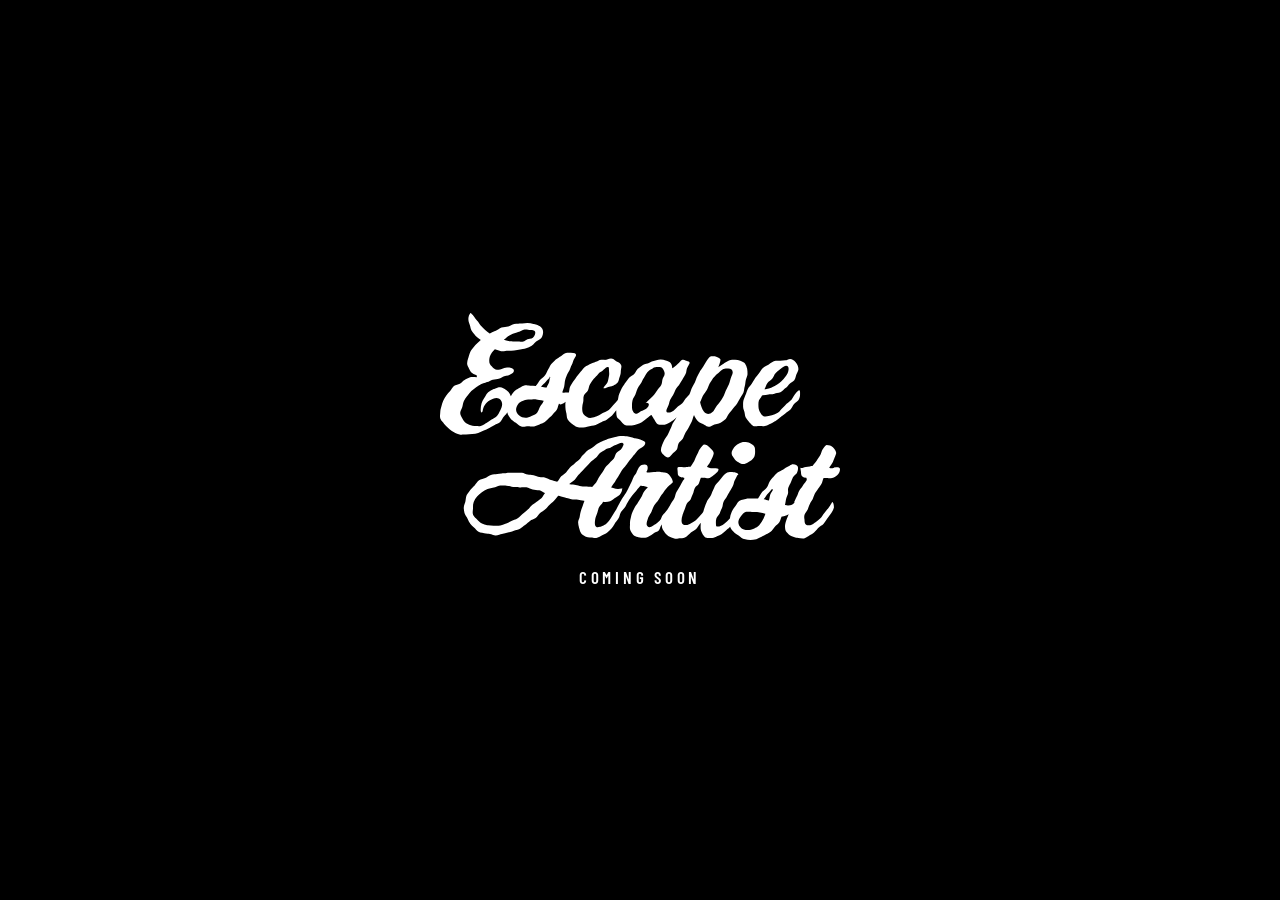
<file: escapeartist-media-site/index.html>
<!doctype html>
<html lang="en">
<head>
  <meta charset="utf-8">
  <meta name="viewport" content="width=device-width, initial-scale=1">
  <meta name="theme-color" content="#000000">
  <meta name="description" content="Escape Artist Media — coming soon.">
  <meta name="robots" content="noindex, nofollow">
  <title>Escape Artist Media — Coming Soon</title>
  <link rel="preload" href="assets/escape-artist-logo.svg" as="image" type="image/svg+xml">
  <link rel="preconnect" href="https://fonts.googleapis.com">
  <link rel="preconnect" href="https://fonts.gstatic.com" crossorigin>
  <link href="https://fonts.googleapis.com/css2?family=Barlow+Condensed:wght@600&display=swap" rel="stylesheet">
  <link rel="stylesheet" href="styles.css">
</head>
<body>
  <main class="landing" aria-label="Escape Artist Media">
    <div class="brand">
      <img
        class="logo"
        src="assets/escape-artist-logo.svg"
        alt="Escape Artist Media"
        width="494"
        height="281"
      >
      <p class="coming-soon">Coming Soon</p>
    </div>
  </main>
</body>
</html>
</file>
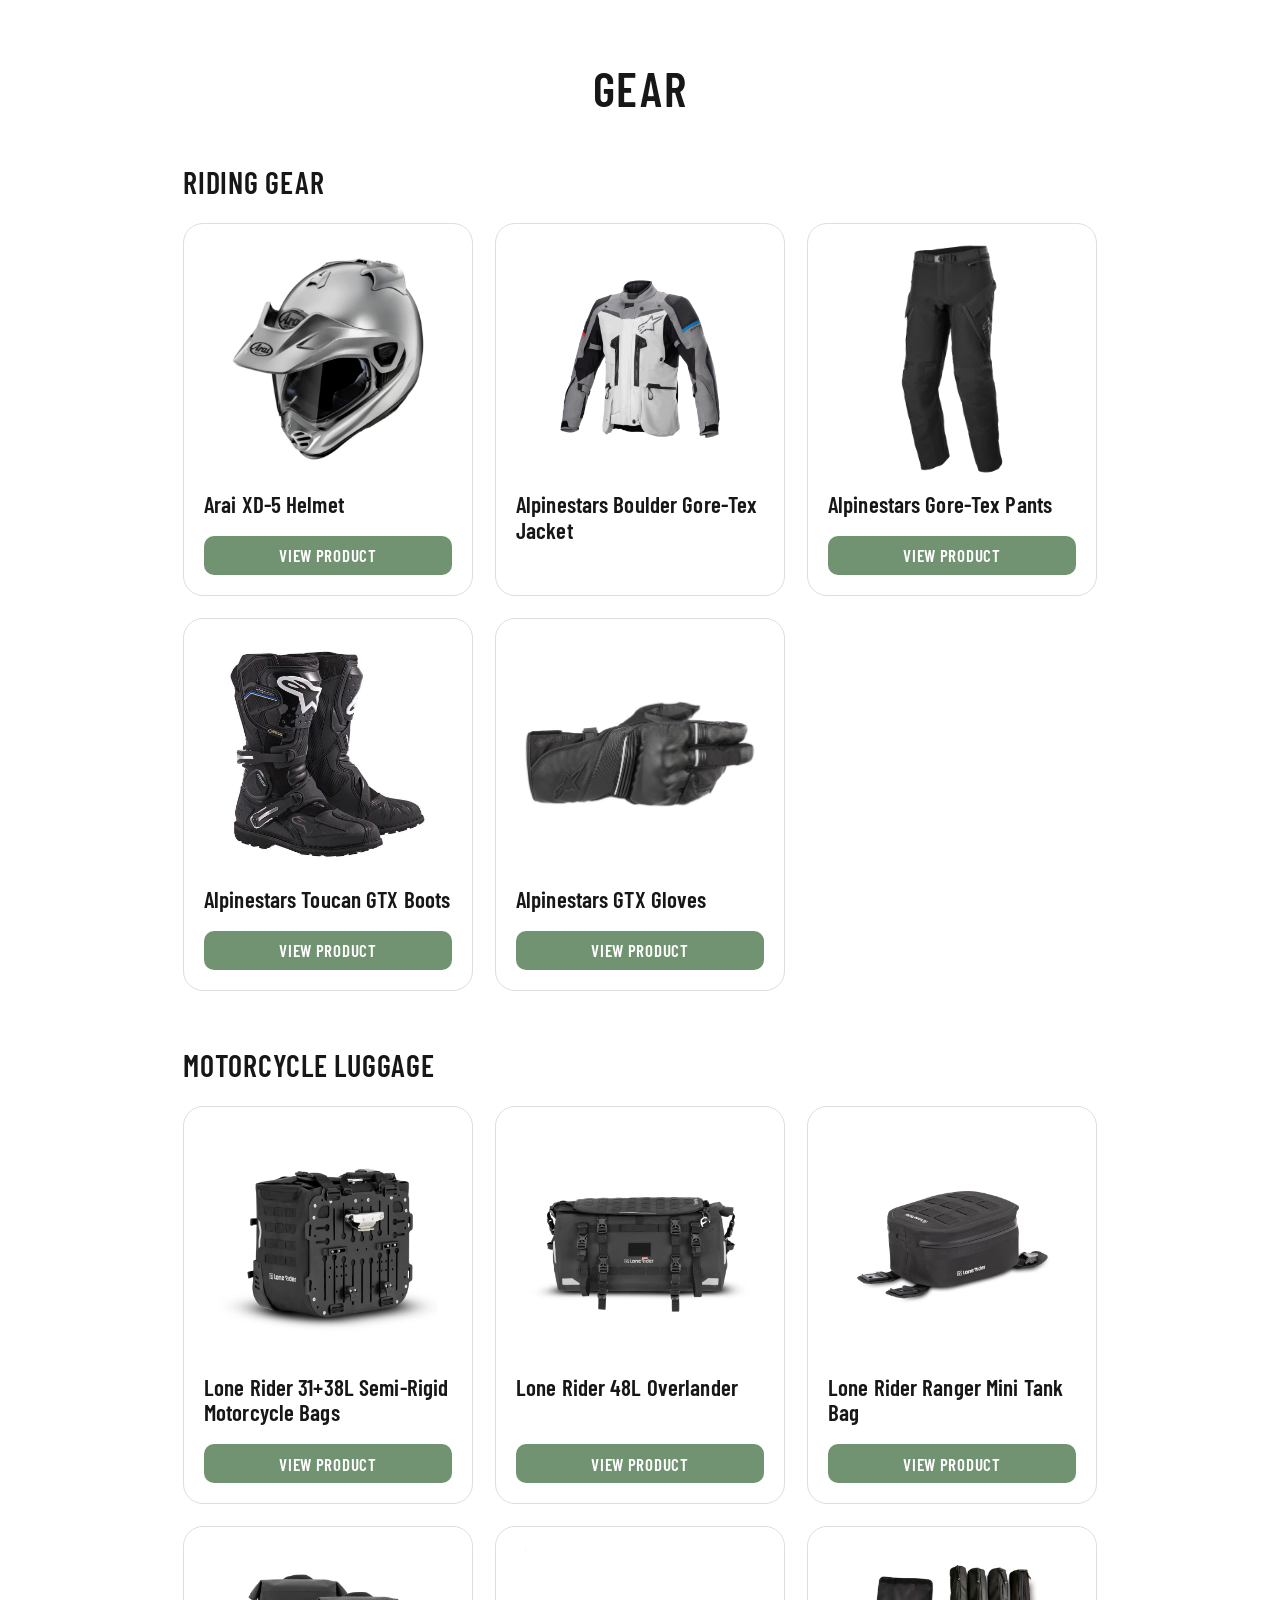
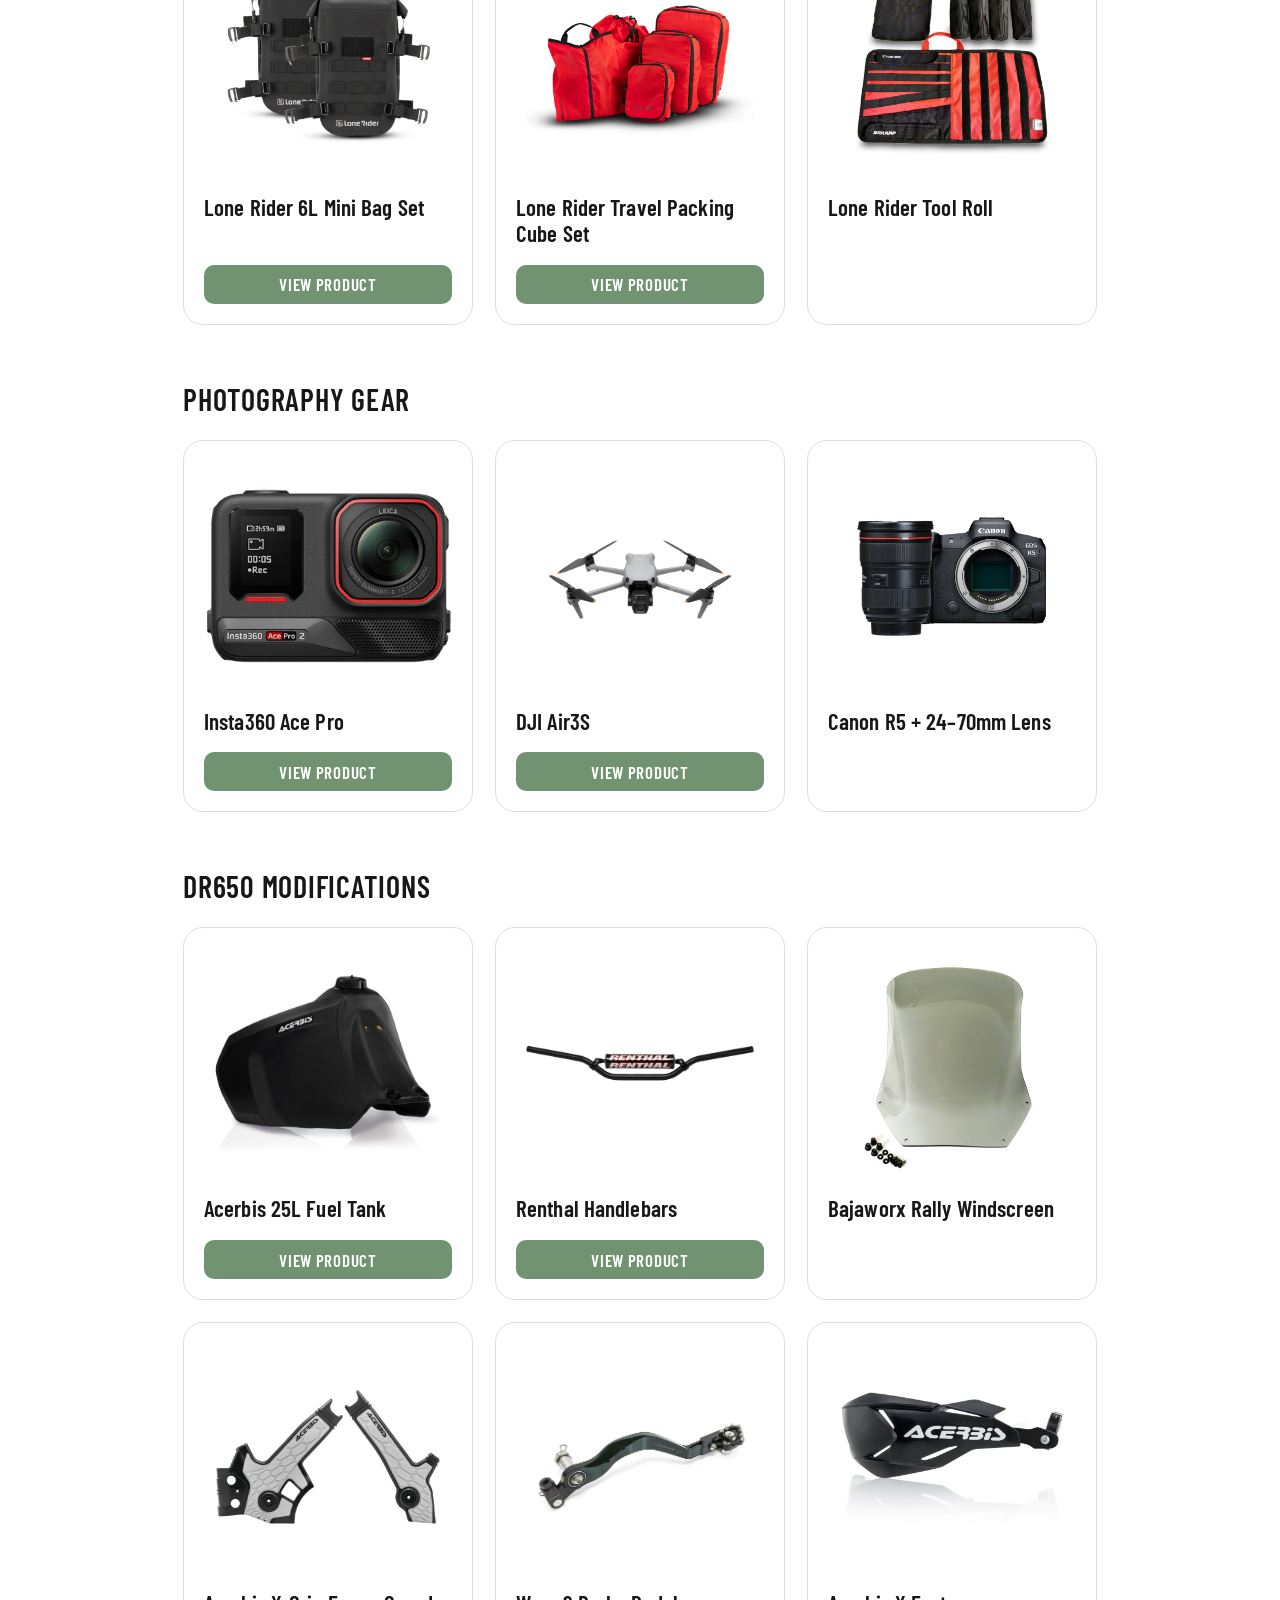
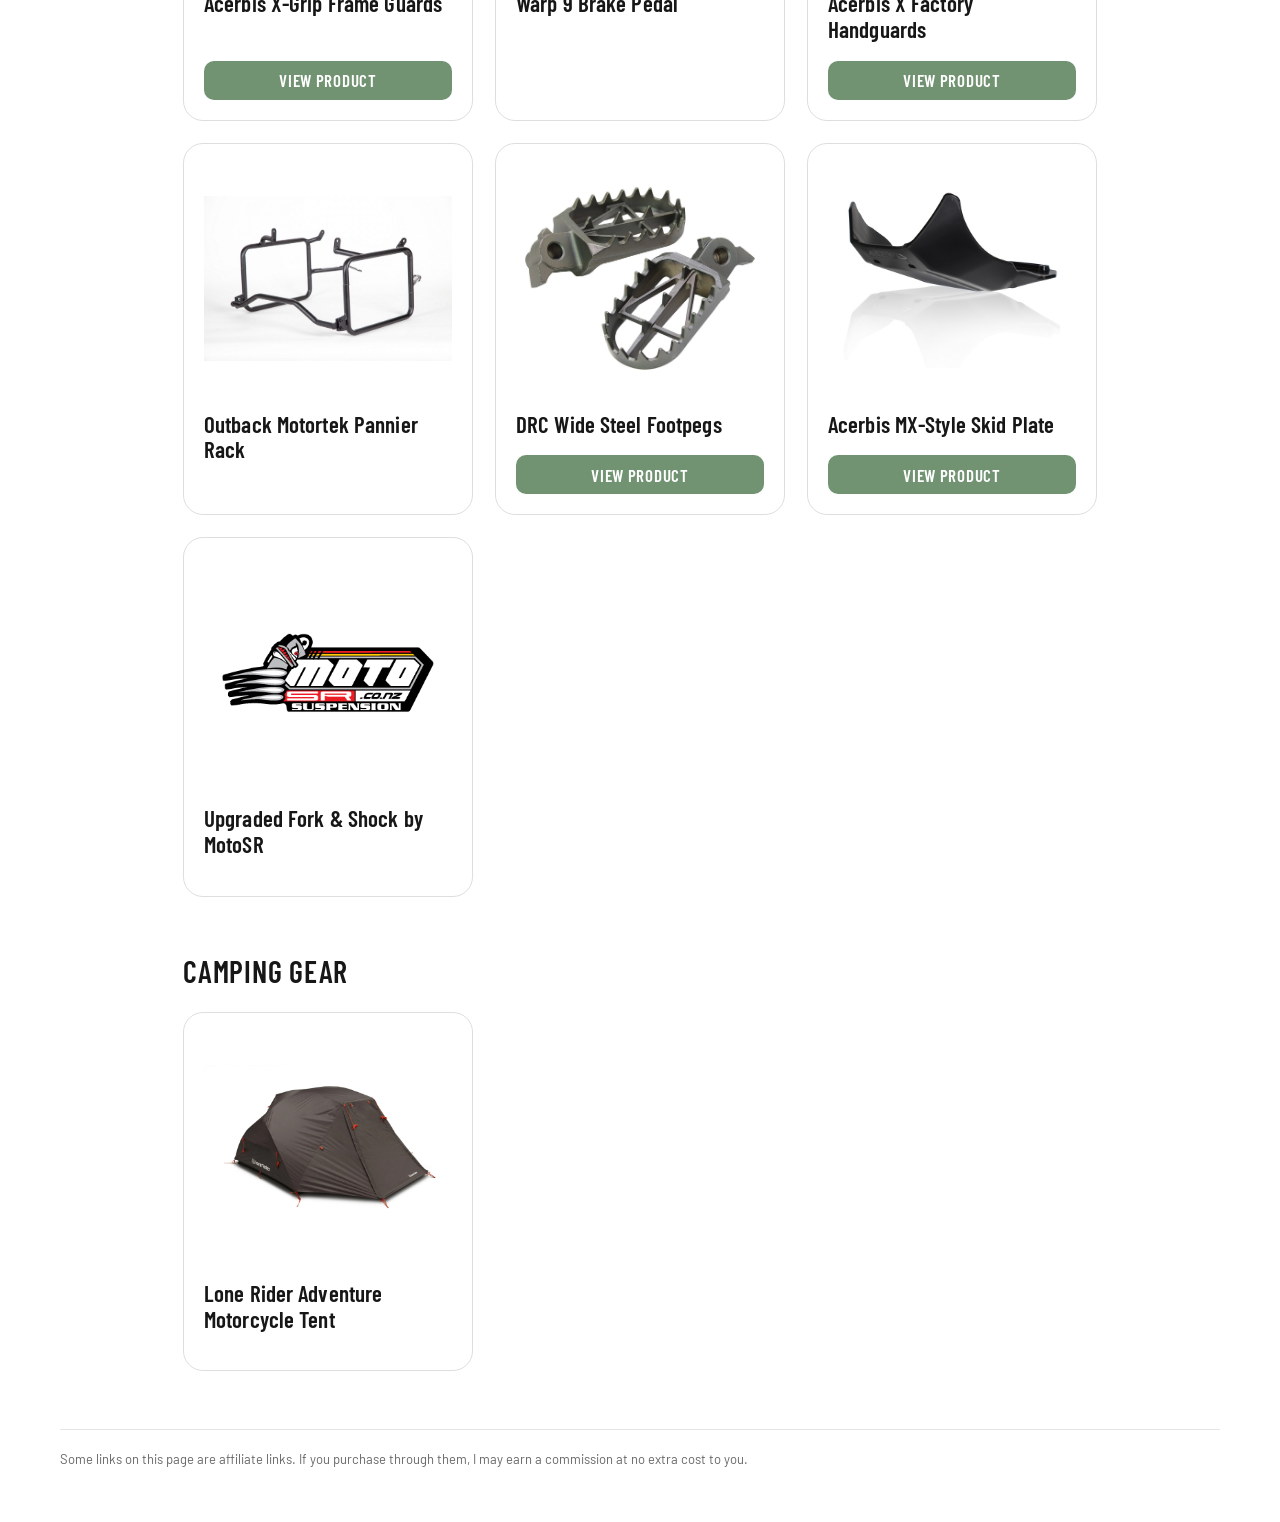
<file: escapeartist-media-site/gear/index.html>
<!doctype html>
<html lang="en">
<head>
  <meta charset="utf-8">
  <meta name="viewport" content="width=device-width, initial-scale=1">
  <meta name="robots" content="noindex, follow">
  <meta name="description" content="The motorcycle, photography and camping gear used by Escape Artist Media.">
  <title>Gear | Escape Artist Media</title>
  <link rel="preconnect" href="https://fonts.googleapis.com">
  <link rel="preconnect" href="https://fonts.gstatic.com" crossorigin>
  <link href="https://fonts.googleapis.com/css2?family=Barlow+Condensed:wght@500;600;700&family=Barlow:wght@400;500;600&display=swap" rel="stylesheet">
  <link rel="stylesheet" href="styles.css">
</head>
<body>
  <main class="gear-page">
    <header class="page-header">
      <h1>GEAR</h1>
    </header>
    <section class="gear-section"><h2>RIDING GEAR</h2><div class="product-grid">
<article class="product-card">
          <div class="product-image"><img src="../assets/products/arai_xd5_helmet.jpg" alt="Arai XD-5 Helmet" loading="lazy"></div>
          <h3>Arai XD-5 Helmet</h3>
          <a class="product-button" href="http://imp.i104546.net/9g5ZaW" target="_blank" rel="sponsored nofollow noopener">VIEW PRODUCT</a>
        </article>
<article class="product-card">
          <div class="product-image"><img src="../assets/products/alpinestars_jacket.webp" alt="Alpinestars Boulder Gore-Tex Jacket" loading="lazy"></div>
          <h3>Alpinestars Boulder Gore-Tex Jacket</h3>
          
        </article>
<article class="product-card">
          <div class="product-image"><img src="../assets/products/alpinestars_pants.jpg" alt="Alpinestars Gore-Tex Pants" loading="lazy"></div>
          <h3>Alpinestars Gore-Tex Pants</h3>
          <a class="product-button" href="http://imp.i104546.net/jro4Ae" target="_blank" rel="sponsored nofollow noopener">VIEW PRODUCT</a>
        </article>
<article class="product-card">
          <div class="product-image"><img src="../assets/products/alpinestars_boots.jpg" alt="Alpinestars Toucan GTX Boots" loading="lazy"></div>
          <h3>Alpinestars Toucan GTX Boots</h3>
          <a class="product-button" href="http://imp.i104546.net/R5Bv0b" target="_blank" rel="sponsored nofollow noopener">VIEW PRODUCT</a>
        </article>
<article class="product-card">
          <div class="product-image"><img src="../assets/products/alpinestars_gloves.jpg" alt="Alpinestars GTX Gloves" loading="lazy"></div>
          <h3>Alpinestars GTX Gloves</h3>
          <a class="product-button" href="http://imp.i104546.net/anazQW" target="_blank" rel="sponsored nofollow noopener">VIEW PRODUCT</a>
        </article>
</div></section>
<section class="gear-section"><h2>MOTORCYCLE LUGGAGE</h2><div class="product-grid">
<article class="product-card">
          <div class="product-image"><img src="../assets/products/lonerider_31+38L.webp" alt="Lone Rider 31+38L Semi-Rigid Motorcycle Bags" loading="lazy"></div>
          <h3>Lone Rider 31+38L Semi-Rigid Motorcycle Bags</h3>
          <a class="product-button" href="https://lonerider.com/products/motobags?rfsn=8093931.c305eea&variant=12219269382259" target="_blank" rel="sponsored nofollow noopener">VIEW PRODUCT</a>
        </article>
<article class="product-card">
          <div class="product-image"><img src="../assets/products/Lonerider_Overlander.webp" alt="Lone Rider 48L Overlander" loading="lazy"></div>
          <h3>Lone Rider 48L Overlander</h3>
          <a class="product-button" href="https://lonerider.com/products/overlander-48l-and-30l-motorcycle-bag?rfsn=8093931.c305eea&variant=31400625799283" target="_blank" rel="sponsored nofollow noopener">VIEW PRODUCT</a>
        </article>
<article class="product-card">
          <div class="product-image"><img src="../assets/products/Lonerider_tank_bag.webp" alt="Lone Rider Ranger Mini Tank Bag" loading="lazy"></div>
          <h3>Lone Rider Ranger Mini Tank Bag</h3>
          <a class="product-button" href="https://lonerider.com/products/tank-bag-mini?rfsn=8093931.c305eea&variant=40056065425523" target="_blank" rel="sponsored nofollow noopener">VIEW PRODUCT</a>
        </article>
<article class="product-card">
          <div class="product-image"><img src="../assets/products/Lonerider_mini_bags.webp" alt="Lone Rider 6L Mini Bag Set" loading="lazy"></div>
          <h3>Lone Rider 6L Mini Bag Set</h3>
          <a class="product-button" href="https://lonerider.com/products/minibag-6l-motorcycle-bag?rfsn=8093931.c305eea&variant=39350756180083" target="_blank" rel="sponsored nofollow noopener">VIEW PRODUCT</a>
        </article>
<article class="product-card">
          <div class="product-image"><img src="../assets/products/Lonerider_packing_cubes.webp" alt="Lone Rider Travel Packing Cube Set" loading="lazy"></div>
          <h3>Lone Rider Travel Packing Cube Set</h3>
          <a class="product-button" href="https://lonerider.com/products/travel-packing-cubes-ultimate-travel-packing-set?rfsn=8093931.c305eea" target="_blank" rel="sponsored nofollow noopener">VIEW PRODUCT</a>
        </article>
<article class="product-card">
          <div class="product-image"><img src="../assets/products/Lonerider_toolroll.webp" alt="Lone Rider Tool Roll" loading="lazy"></div>
          <h3>Lone Rider Tool Roll</h3>
          
        </article>
</div></section>
<section class="gear-section"><h2>PHOTOGRAPHY GEAR</h2><div class="product-grid">
<article class="product-card">
          <div class="product-image"><img src="../assets/products/Insta360.webp" alt="Insta360 Ace Pro" loading="lazy"></div>
          <h3>Insta360 Ace Pro</h3>
          <a class="product-button" href="https://store.insta360.com/nz/product/ace-pro-2?utm_source=AffiliateCenter&utm_medium=copylink&utm_term=INR1BGJ" target="_blank" rel="sponsored nofollow noopener">VIEW PRODUCT</a>
        </article>
<article class="product-card">
          <div class="product-image"><img src="../assets/products/DJI_drone.jpg" alt="DJI Air3S" loading="lazy"></div>
          <h3>DJI Air3S</h3>
          <a class="product-button" href="https://click.dji.com/AEPFpLI1WM-II7LbBXuz0w?pm=link" target="_blank" rel="sponsored nofollow noopener">VIEW PRODUCT</a>
        </article>
<article class="product-card">
          <div class="product-image"><img src="../assets/products/Canon_R5.png" alt="Canon R5 + 24–70mm Lens" loading="lazy"></div>
          <h3>Canon R5 + 24–70mm Lens</h3>
          
        </article>
</div></section>
<section class="gear-section"><h2>DR650 MODIFICATIONS</h2><div class="product-grid">
<article class="product-card">
          <div class="product-image"><img src="../assets/products/acerbis_fuel_tank.jpg" alt="Acerbis 25L Fuel Tank" loading="lazy"></div>
          <h3>Acerbis 25L Fuel Tank</h3>
          <a class="product-button" href="http://imp.i104546.net/jrkkxv" target="_blank" rel="sponsored nofollow noopener">VIEW PRODUCT</a>
        </article>
<article class="product-card">
          <div class="product-image"><img src="../assets/products/Renthal_handlebars.jpg" alt="Renthal Handlebars" loading="lazy"></div>
          <h3>Renthal Handlebars</h3>
          <a class="product-button" href="http://imp.i104546.net/eK99yD" target="_blank" rel="sponsored nofollow noopener">VIEW PRODUCT</a>
        </article>
<article class="product-card">
          <div class="product-image"><img src="../assets/products/bajaworx-windscreen.jpg" alt="Bajaworx Rally Windscreen" loading="lazy"></div>
          <h3>Bajaworx Rally Windscreen</h3>
          
        </article>
<article class="product-card">
          <div class="product-image"><img src="../assets/products/acerbis_frame_guards.jpg" alt="Acerbis X-Grip Frame Guards" loading="lazy"></div>
          <h3>Acerbis X-Grip Frame Guards</h3>
          <a class="product-button" href="http://imp.i104546.net/AW99xx" target="_blank" rel="sponsored nofollow noopener">VIEW PRODUCT</a>
        </article>
<article class="product-card">
          <div class="product-image"><img src="../assets/products/warp9_brake_pedal.png" alt="Warp 9 Brake Pedal" loading="lazy"></div>
          <h3>Warp 9 Brake Pedal</h3>
          
        </article>
<article class="product-card">
          <div class="product-image"><img src="../assets/products/acerbis_handguard.jpg" alt="Acerbis X Factory Handguards" loading="lazy"></div>
          <h3>Acerbis X Factory Handguards</h3>
          <a class="product-button" href="http://imp.i104546.net/OrggGz" target="_blank" rel="sponsored nofollow noopener">VIEW PRODUCT</a>
        </article>
<article class="product-card">
          <div class="product-image"><img src="../assets/products/Outback Motortek Pannier Rack.jpg" alt="Outback Motortek Pannier Rack" loading="lazy"></div>
          <h3>Outback Motortek Pannier Rack</h3>
          
        </article>
<article class="product-card">
          <div class="product-image"><img src="../assets/products/drc_wide_footpegs.jpg" alt="DRC Wide Steel Footpegs" loading="lazy"></div>
          <h3>DRC Wide Steel Footpegs</h3>
          <a class="product-button" href="http://imp.i104546.net/B0rrD1" target="_blank" rel="sponsored nofollow noopener">VIEW PRODUCT</a>
        </article>
<article class="product-card">
          <div class="product-image"><img src="../assets/products/acerbis_skid_plate.jpg" alt="Acerbis MX-Style Skid Plate" loading="lazy"></div>
          <h3>Acerbis MX-Style Skid Plate</h3>
          <a class="product-button" href="http://imp.i104546.net/EKmoK4" target="_blank" rel="sponsored nofollow noopener">VIEW PRODUCT</a>
        </article>
<article class="product-card">
          <div class="product-image"><img src="../assets/products/MotoSR.png" alt="Upgraded Fork & Shock by MotoSR" loading="lazy"></div>
          <h3>Upgraded Fork & Shock by MotoSR</h3>
          
        </article>
</div></section>
<section class="gear-section"><h2>CAMPING GEAR</h2><div class="product-grid">
<article class="product-card">
          <div class="product-image"><img src="../assets/products/Lonerider_tent.webp" alt="Lone Rider Adventure Motorcycle Tent" loading="lazy"></div>
          <h3>Lone Rider Adventure Motorcycle Tent</h3>
          
        </article>
</div></section>
    <footer class="disclosure">Some links on this page are affiliate links. If you purchase through them, I may earn a commission at no extra cost to you.</footer>
  </main>
</body>
</html>
</file>
<file: escapeartist-media-site/styles.css>
:root {
  color-scheme: dark;
  background: #000;
  color: #fff;
  font-family: "Barlow Condensed", "Arial Narrow", Arial, sans-serif;
}

* {
  box-sizing: border-box;
}

html,
body {
  width: 100%;
  min-height: 100%;
  margin: 0;
  background: #000;
}

body {
  min-height: 100svh;
}

.landing {
  min-height: 100svh;
  display: grid;
  place-items: center;
  padding: 32px 24px;
}

.brand {
  display: flex;
  flex-direction: column;
  align-items: center;
  width: 100%;
  text-align: center;
}

.logo {
  display: block;
  width: 400px;
  max-width: min(78vw, 400px);
  height: auto;
}

.coming-soon {
  margin: 27px 0 0;
  color: #fff;
  font-family: "Barlow Condensed", "Arial Narrow", Arial, sans-serif;
  font-size: 17px;
  font-weight: 600;
  line-height: 1.2;
  letter-spacing: 0.22em;
  text-transform: uppercase;
}

@media (max-width: 600px) {
  .logo {
    max-width: min(78vw, 340px);
  }

  .coming-soon {
    margin-top: 22px;
    font-size: 14px;
    letter-spacing: 0.2em;
  }
}
</file>
<file: escapeartist-media-site/gear/styles.css>
* { box-sizing: border-box; }
html { background: #fff; }
body {
  margin: 0;
  color: #171717;
  background: #fff;
  font-family: "Barlow", Arial, sans-serif;
  -webkit-font-smoothing: antialiased;
}
.gear-page {
  width: min(1160px, calc(100% - 48px));
  margin: 0 auto;
  padding: 64px 0 52px;
}
.page-header { margin: 0 0 54px; }
h1, h2, h3 { font-family: "Barlow Condensed", Impact, sans-serif; }
h1 {
  margin: 0;
  text-align: center;
  font-size: 48px;
  line-height: 1;
  font-weight: 600;
  letter-spacing: .035em;
}
.gear-section { margin: 0 0 58px; }
.gear-section h2 {
  width: min(100%, 914px);
  margin: 0 auto 24px;
  font-size: 30px;
  line-height: 1.1;
  font-weight: 600;
  letter-spacing: .025em;
}
.product-grid {
  width: min(100%, 914px);
  margin: 0 auto;
  display: grid;
  grid-template-columns: repeat(auto-fit, 290px);
  justify-content: start;
  gap: 22px;
}
.product-card {
  width: 290px;
  min-width: 0;
  padding: 20px;
  border: 1px solid #dedede;
  border-radius: 20px;
  background: #fff;
  display: flex;
  flex-direction: column;
  align-items: stretch;
}
.product-image {
  width: 100%;
  height: 230px;
  display: flex;
  align-items: center;
  justify-content: center;
  overflow: hidden;
  background: #fff;
}
.product-image img {
  display: block;
  width: 100%;
  height: 100%;
  object-fit: contain;
}
.product-card h3 {
  margin: 18px 0 18px;
  font-size: 23px;
  line-height: 1.12;
  font-weight: 600;
  letter-spacing: .005em;
}
.product-button {
  width: 100%;
  align-self: stretch;
  margin-top: auto;
  display: inline-flex;
  align-items: center;
  justify-content: center;
  min-height: 39px;
  padding: 0 22px;
  border-radius: 10px;
  background: #719372;
  color: #fff;
  text-decoration: none;
  font-family: "Barlow Condensed", Impact, sans-serif;
  font-size: 17px;
  font-weight: 600;
  letter-spacing: .04em;
  transition: background .18s ease;
}
.product-button:hover { background: #5f7d60; }
.disclosure {
  margin-top: 12px;
  padding-top: 20px;
  border-top: 1px solid #e5e5e5;
  color: #666;
  font-size: 13px;
  line-height: 1.5;
}
@media (max-width: 640px) {
  .gear-page { width: min(100% - 32px, 420px); padding-top: 32px; }
  .page-header { margin-bottom: 40px; }
  h1 { font-size: 42px; }
  .gear-section { margin-bottom: 46px; }
  .gear-section h2 { width: min(100%, 290px); font-size: 27px; margin: 0 auto 18px; }
  .product-grid { width: min(100%, 290px); grid-template-columns: minmax(0, 290px); justify-content: start; gap: 14px; }
  .product-card { width: 100%; }
  .product-image { height: 245px; }
  .product-card h3 { font-size: 22px; margin: 14px 0 16px; }
}
</file>
